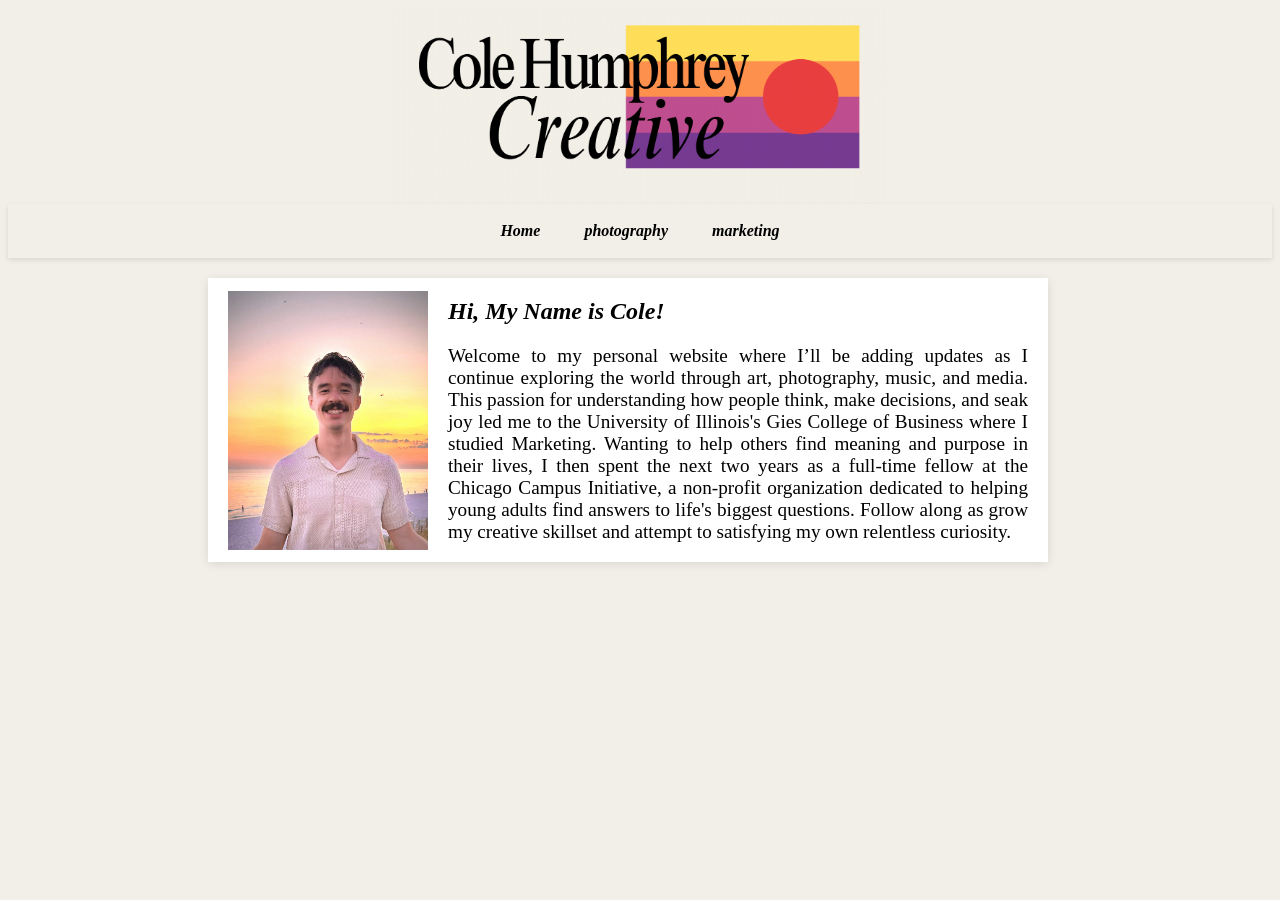
<file: index.html>
<!DOCTYPE html>
<html lang="en">
<head>
    <meta charset="UTF-8">
    <meta name="viewport" content="width=device-width, initial-scale=1.0">
    <title>Home Page</title>
    <link rel="stylesheet" href="styles.css">
        
</head>

<body>
    <div class="centered-container">
         <img src="images/hero.png" alt="Logo and title" width="500">
    </div>
   
    <nav>
        <div class="nav-logo">
            <a href="index.html">
                <img src="images/logo1.png" alt="Logo" class="logo">
            </a>
        </div>
    
   <div class="nav-links"> 
        <a href="index.html">Home</a>
        <a href="photography.html">photography</a>
        <a href="marketing.html">marketing</a>
    </div>

    </nav> 

<div class="head-shot">
    <img src="images/beach-headshot.jpg" alt="head shot of Cole Humphrey" width="200">

    <div class="side-text">
        <h1>Hi,  My Name is Cole!</h1>
        <p>
            Welcome to my personal website where 
            I’ll be adding updates as I continue exploring the world through art, 
            photography, music, and media. This passion for understanding how people think, make decisions, and seak joy led me to the 
            University of Illinois's Gies College of Business where I studied Marketing. Wanting to help others find meaning and purpose in their lives, I then
            spent the next two years as a full-time fellow at the Chicago Campus Initiative, a non-profit organization dedicated to helping young adults find answers to life's biggest questions.
            Follow along as grow my creative skillset and attempt to satisfying my own relentless curiosity.  
        </p>
    </div>
</div>

<!--
   <div class="intro-text">
        <p>Welcome to the personal website of Cole Humphrey. Explore some highlights of my photography 
            and always changning collection of digital marketing creatives. Everything you see here was hand designed or coded by me using HTML, Java, and CSS.
        </p>
    </div>



    <br>
    <button>Click Me</button>

-->

<script>
  window.addEventListener('scroll', function () {
    const logo = document.querySelector('.nav-logo');
    if (window.scrollY > 160) {
      logo.classList.add('visible');
    } else {
      logo.classList.remove('visible');
    }
  });
</script>
    
</body>
</html>
    
</body>
</html>
</file>
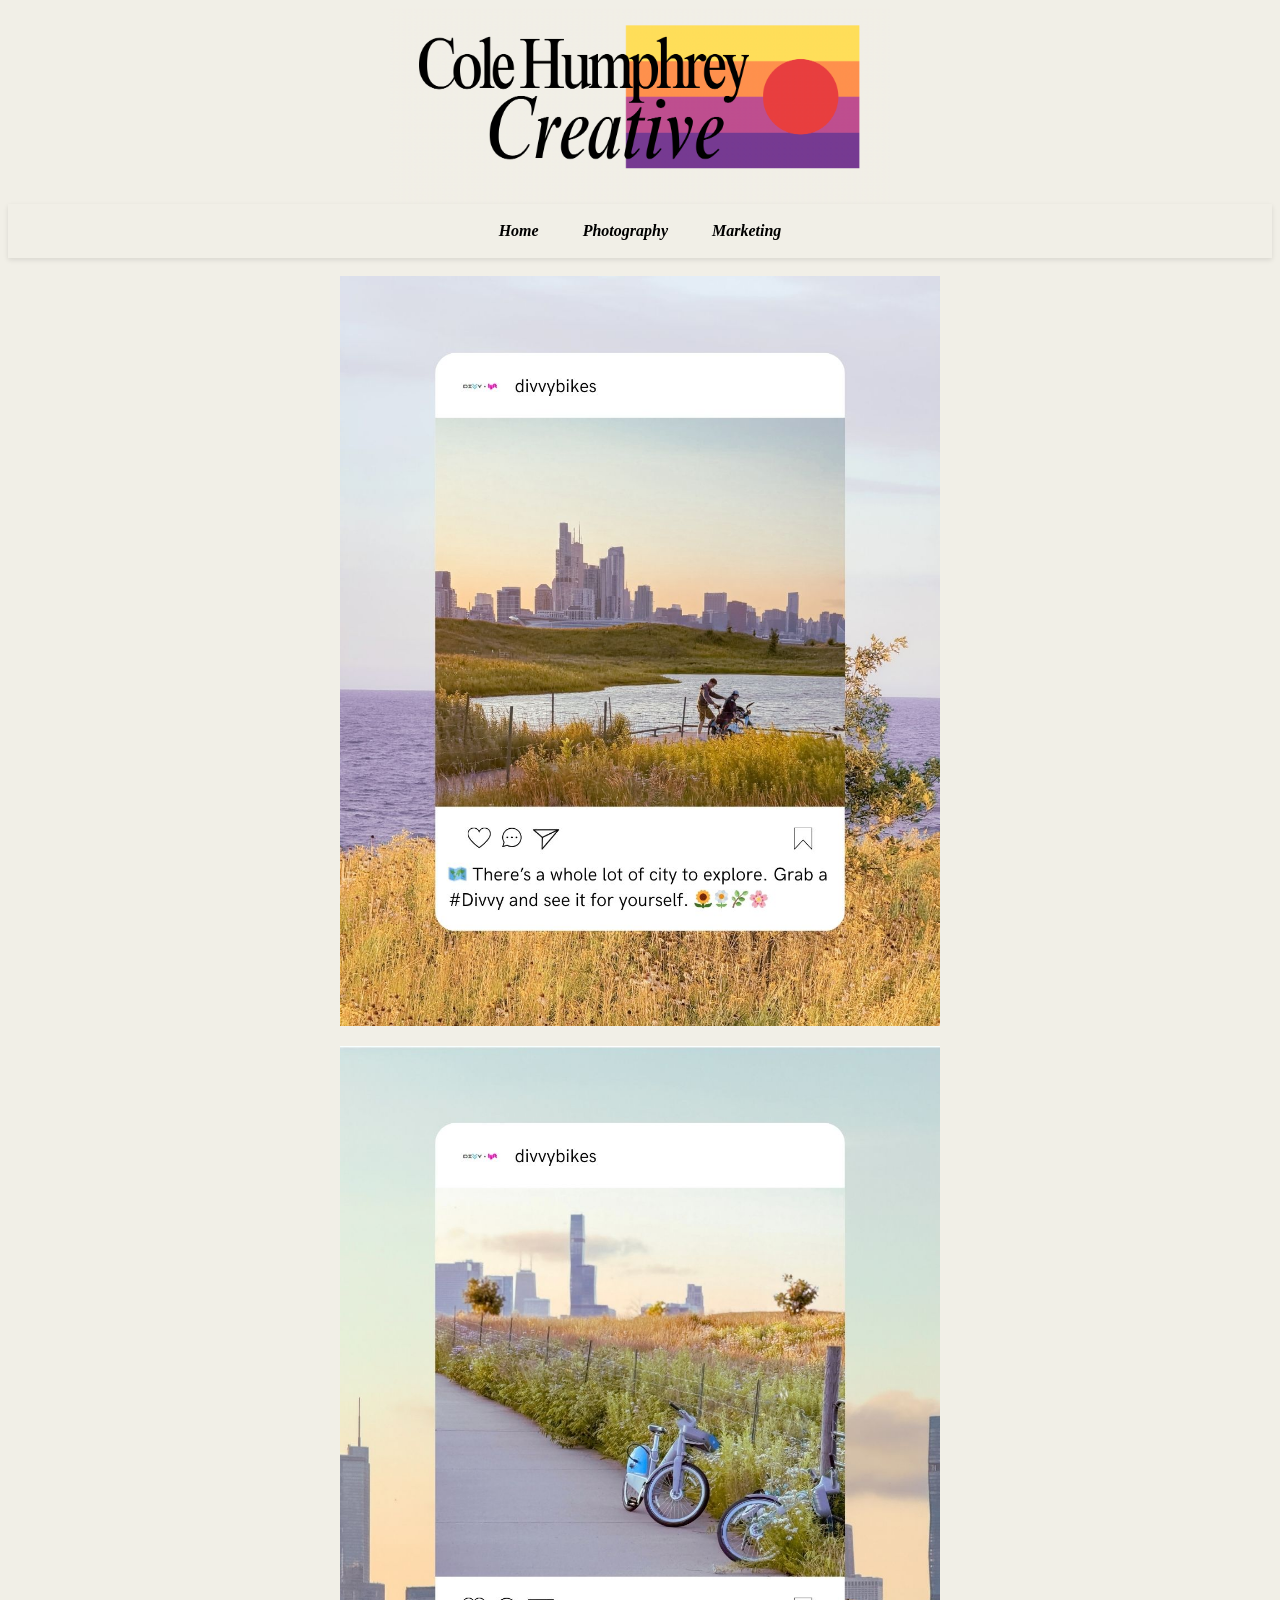
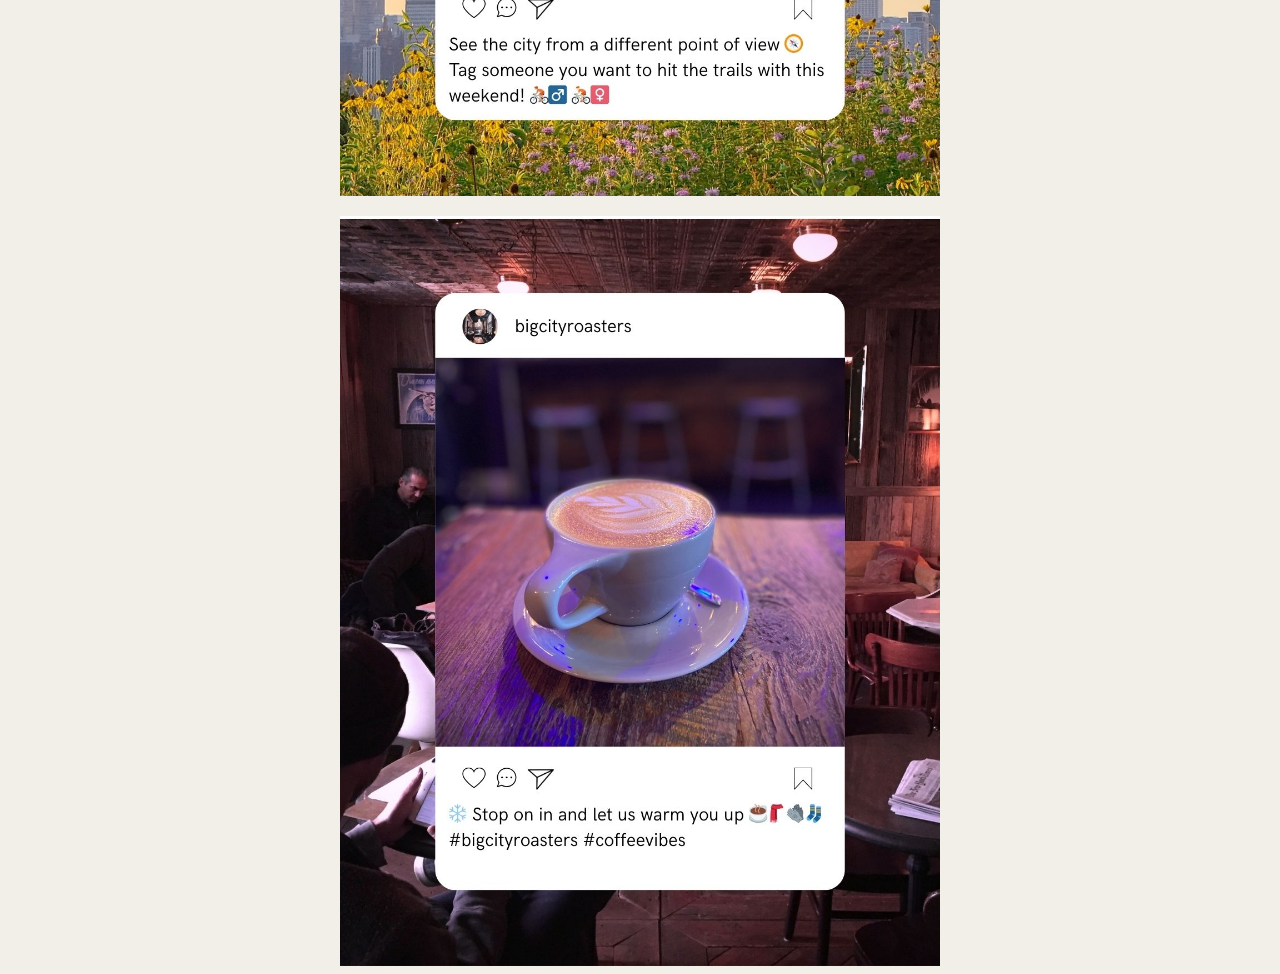
<file: marketing.html>
<!DOCTYPE html>
<html lang="en">
<head>
    <meta charset="UTF-8">
    <meta name="viewport" content="width=device-width, initial-scale=1.0">
    <title>Marketing</title>
    <link rel="stylesheet" href="styles.css">
</head>

<body>
    <div class="centered-container">
         <img src="images/hero.png" alt="Logo and title" width="500">
    </div>
   
    <nav>
        <div class="nav-logo">
            <a href="index.html">
                <img src="images/logo1.png" alt="Logo" class="logo">
            </a>
        </div>
    
    <div class="nav-links">   
        <a href="index.html">Home</a>
        <a href="photography.html">Photography</a>
        <a href="marketing.html">Marketing</a>
    </div>
    </nav>

    <br>

<div class="photos">
    <img src="images/divvy1.jpg" alt="instagram style photo of couple biking in prairie" width="600">
    
    <img src="images/divvy2.jpg" alt="instagram style photo of bikes left on path" width="600">

    <img src="images/coffee3.jpg" alt="cup of coffee in coffee shop" width="600">

</div>

<script>
  window.addEventListener('scroll', function () {
    const logo = document.querySelector('.nav-logo');
    if (window.scrollY > 160) {
      logo.classList.add('visible');
    } else {
      logo.classList.remove('visible');
    }
  });
</script>
</file>
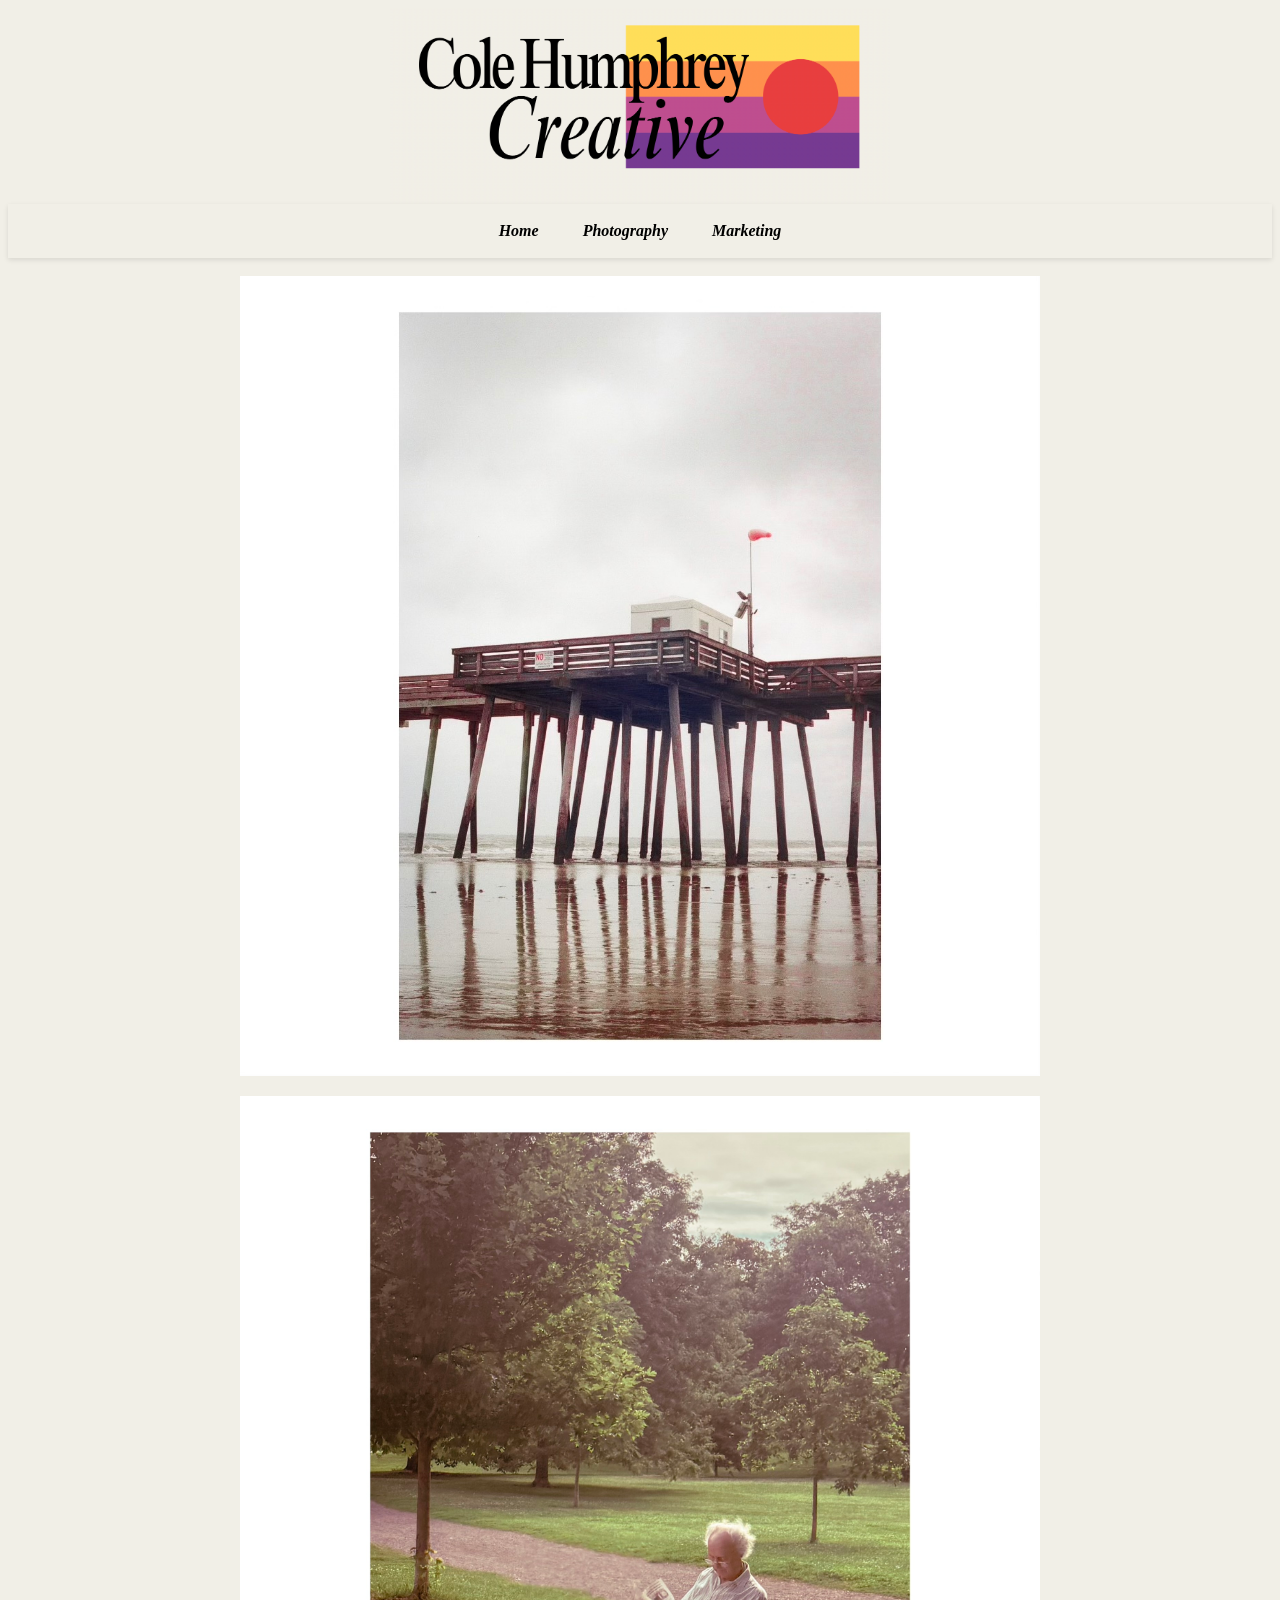
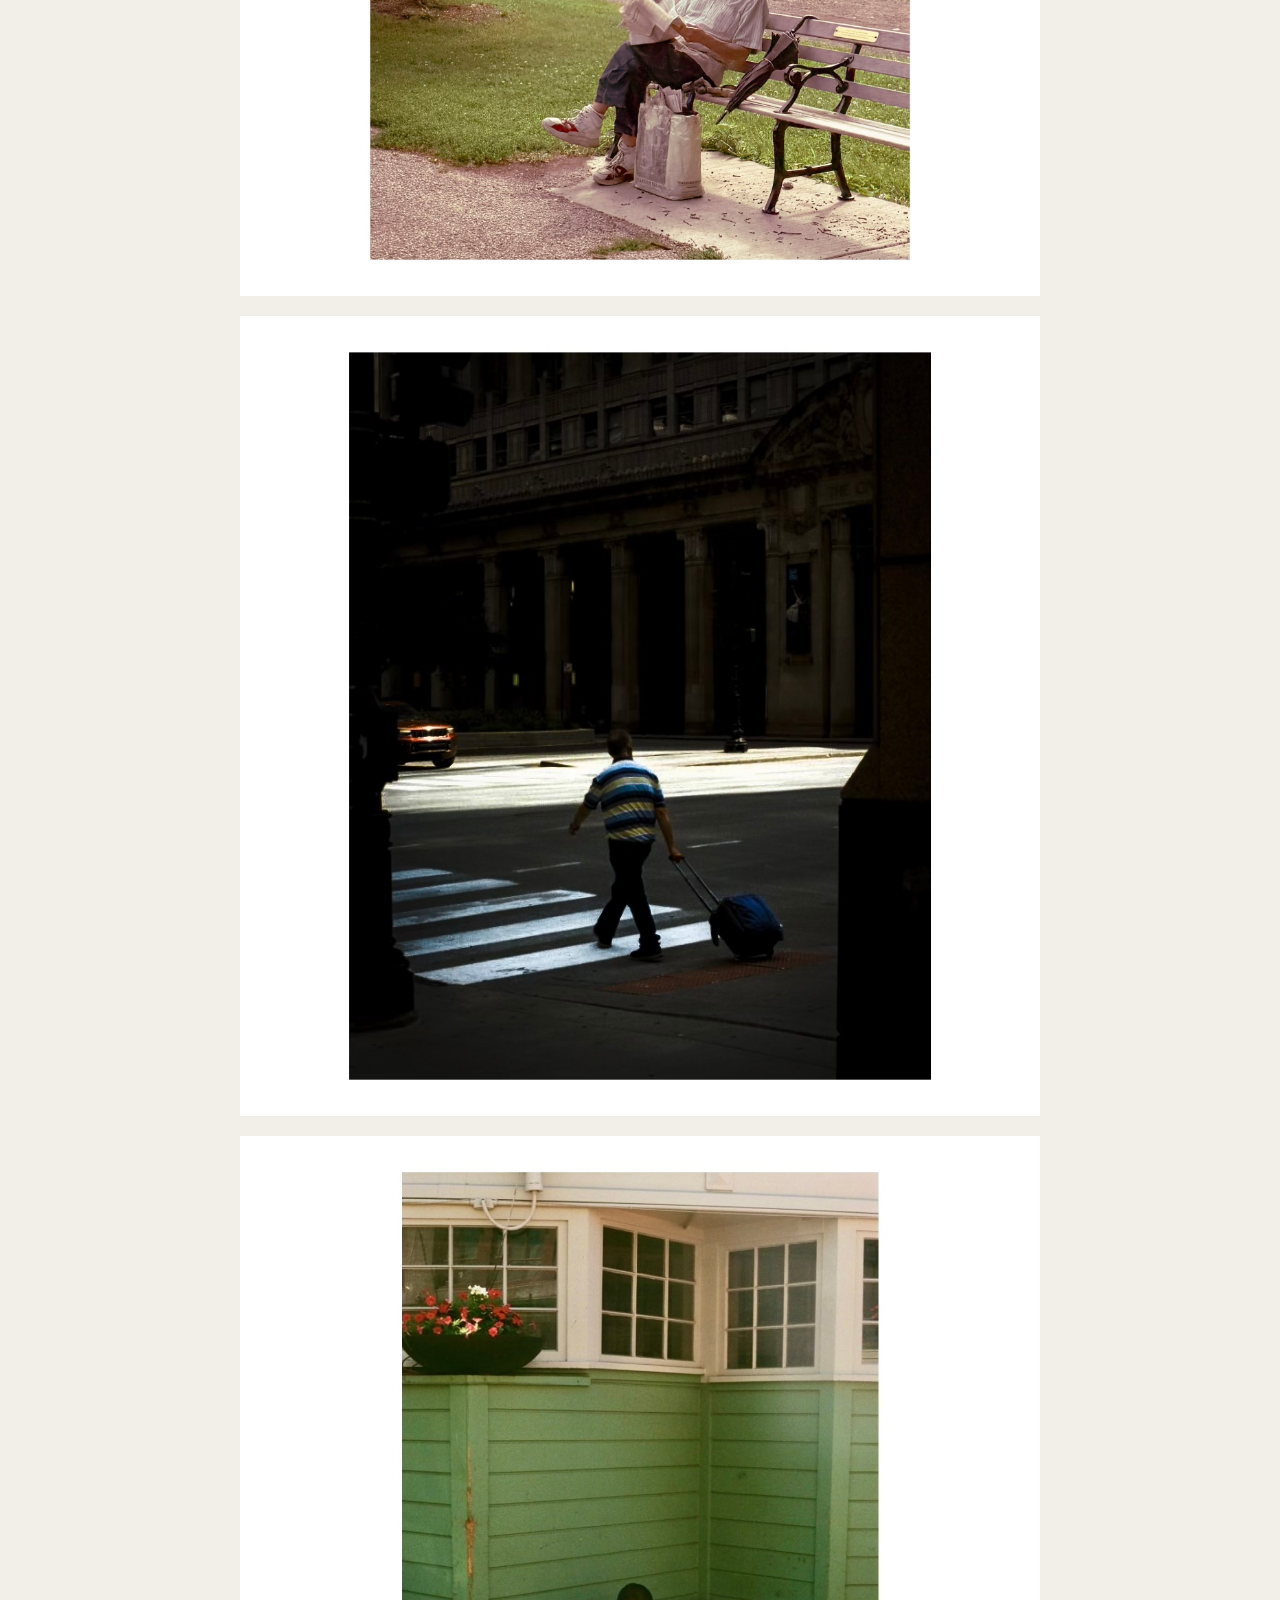
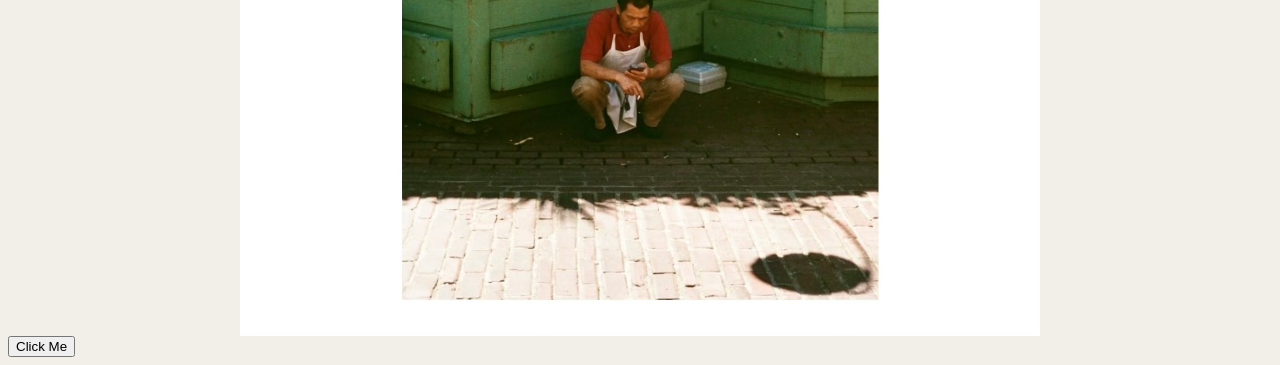
<file: photography.html>
<!DOCTYPE html>
<html lang="en">
<head>
    <meta charset="UTF-8">
    <meta name="viewport" content="width=device-width, initial-scale=1.0">
    <title>Home Page</title>
    <link rel="stylesheet" href="styles.css">
        
</head>

<body>
    <div class="centered-container">
         <img src="images/hero.png" alt="Logo and title" width="500">
    </div>
   
    <nav>
        <div class="nav-logo">
            <a href="index.html">
                <img src="images/logo1.png" alt="Logo" class="logo">
            </a>
        </div>
    
    <div class="nav-links">   
        <a href="index.html">Home</a>
        <a href="photography.html">Photography</a>
        <a href="marketing.html">Marketing</a>
    </div>
    </nav>

    <br>

<div class="photos">
    <img src="images/OC Pier.jpg" alt="Pier reflected in water" width="800">
    
    <img src="images/Old Man.jpg" alt="An old man readng newspaper in park" width="800">

    <img src="images/Crossing.jpg" alt="Man crossing at cross-walk" width="800">

    <img src="images/Smoke Break.jpg" alt="Man browsing phone on smoke break" width="800">

</div>



<button>Click Me</button>

<script>
  window.addEventListener('scroll', function () {
    const logo = document.querySelector('.nav-logo');
    if (window.scrollY > 160) {
      logo.classList.add('visible');
    } else {
      logo.classList.remove('visible');
    }
  });
</script>
    
</body>
</html>
</file>
<file: styles.css>
nav {
            position: sticky;
            top: 0; 
            background-color: #f1efe7;
            box-shadow: 0 2px 5px rgba(0,0,0,0.1);
            padding: 10px 20px;  
            z-index: 1000;

            display:flex;
            justify-content: center; 
            align-items: center; 
         
        }

        .nav-logo {
            position: absolute;
            left: 10px;
            opacity: 0;
            transition: opacity 0.3s ease;
            pointer-events: none; 
            }

        .nav-logo.visible {
            opacity: 1;
            pointer-events: auto;
        }

        .logo {
            height: 35px; 
        }

        .nav-links {
            display: flex;
            gap: 20px;  
        }

        .nav-links a {
            text-decoration: none;
            color: black;   
            font-weight: bold;
            padding: 8px 12px;   
            font-style: italic;
            border-radius: 4px; 
            }

        .nav-links a:hover {
            background-color: #d2b48c; 
            color: white;
                }

        body {
            background-color: #f1efe7;
        }
        .centered-container {
            display: flex;
            justify-content: center; 
            align-items: flex-start; 
            height: auto; 
        }
        h1 {
            color:black;
            font-size: x-large;
            font-style: italic;
            margin-bottom: 20px; 
            margin-top: 20px; 
        }

        .photos {
            display: flex;
            flex-wrap: wrap;
            gap: 20px;
            flex-direction: column;
            justify-content: center;
            align-items: center;
            width: 100%;
        }

        .intro-text {
            max-width: 800px;
            margin: 20px auto;
            padding: 0 20px;
            font-size: 18px;
            line-height: 1.6;
            color: #000000;
        }

        .head-shot {
            display: flex;
            gap: 20px;
            align-items: center;
            justify-content: center;
            margin-top: 20px;
            margin-left: 200px;
            max-width: 800px;
            font-size: larger;
            text-align: justify;
            background-color: white;
            padding-left: 20px;
            padding-right: 20px;
            box-shadow: 0 2px 10px rgba(0, 0, 0, 0.1);

        }
</file>
